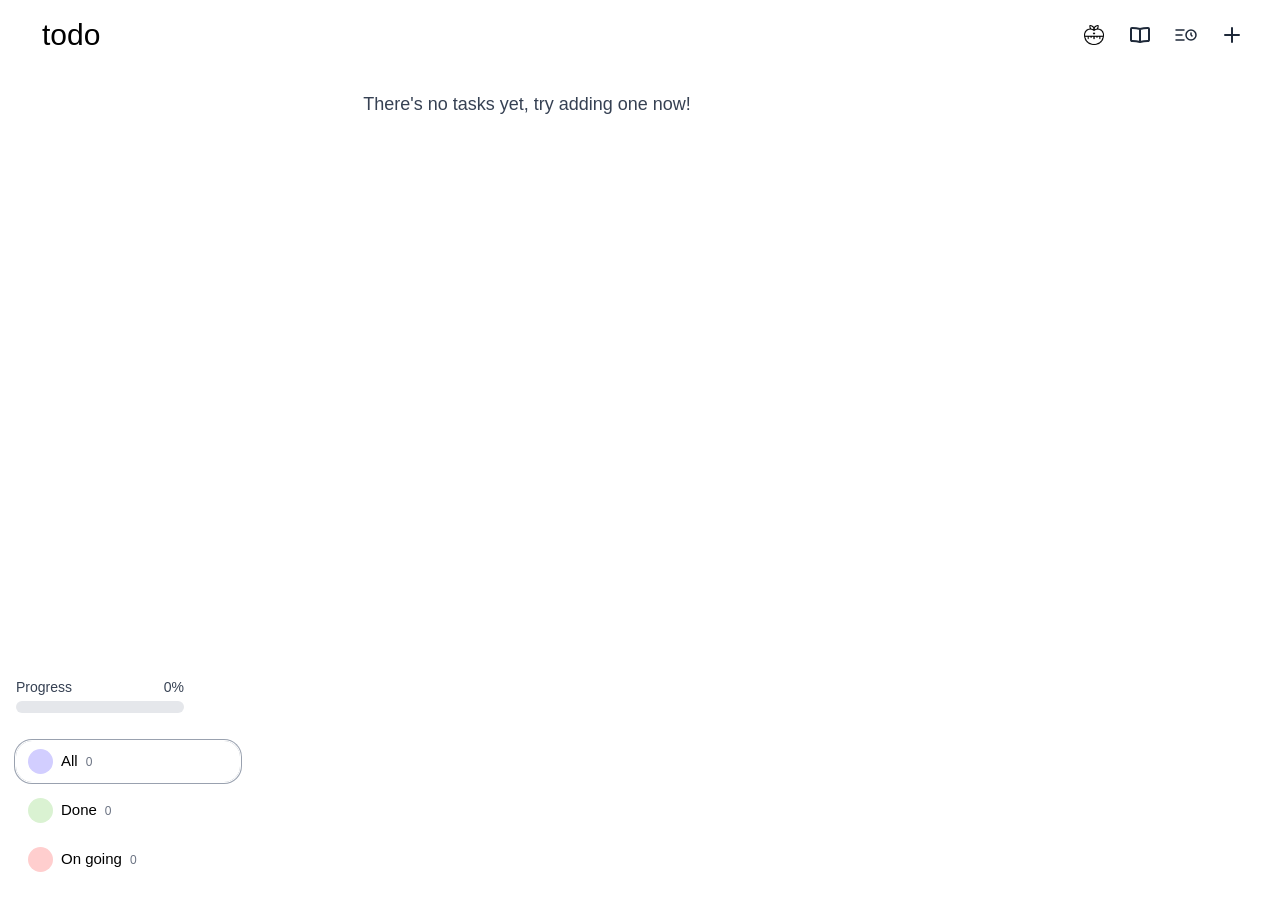
<file: index.html>
<!DOCTYPE html>
<html lang="en">
    <head>
        <meta charset="UTF-8" />
        <meta name="viewport" content="width=device-width, initial-scale=1.0" />
        <link href="./tailStyle.css" rel="stylesheet" />
        <title>todo</title>
        <link rel="icon" type="image/x-icon" href="/src/icons/todoIcon.ico">
    </head>
    <body class="bg-white m-0 flex flex-col md:grid md:grid-cols-[20vw_1fr] md:grid-rows-[50px_1fr] h-screen font-display">
        <!-- Header -->
        <header class="h-[70px] flex items-center justify-between p-7 md:col-span-2">
            <!--Title-->
            <h2 class="mr-auto text-3xl relative left-3.5 select-none" id="appName">todo</h2>
            <!--Icons-->
            <div class="flex gap-1.5">
                <button class="cursor-pointer ml-auto w-[40px] h-[40px] rounded-full border-0 text-3xl flex items-center justify-center align-middle hover:bg-amber-100" id="openPomodoro" aria-label="Add new task">
                <img src="./src/icons/pomodoroIcon.png" alt="pomoIcon" width="20px" height="20px">
                </button>
                <button class="cursor-pointer ml-auto w-[40px] h-[40px] rounded-full border-0 text-3xl flex items-center justify-center align-middle hover:bg-amber-100" id="toggleEisenView" aria-label="toggle Eisenhower">
                    <svg class="w-6 h-6 text-gray-800" aria-hidden="true" xmlns="http://www.w3.org/2000/svg" width="24" height="24" fill="none" viewBox="0 0 24 24">
                        <path stroke="currentColor" stroke-linecap="round" stroke-linejoin="round" stroke-width="2" d="M12 6.03v13m0-13c-2.819-.831-4.715-1.076-8.029-1.023A.99.99 0 0 0 3 6v11c0 .563.466 1.014 1.03 1.007 3.122-.043 5.018.212 7.97 1.023m0-13c2.819-.831 4.715-1.076 8.029-1.023A.99.99 0 0 1 21 6v11c0 .563-.466 1.014-1.03 1.007-3.122-.043-5.018.212-7.97 1.023"/>
                    </svg>
                </button>
                <button id='sort-btn' class="cursor-pointer ml-auto w-[40px] h-[40px] rounded-full border-0 text-3xl flex items-center justify-center align-middle hover:bg-amber-100"> 
                </button>
                <div id="sort-dropdown" class="hidden absolute top-[50px] right-0 mt-2 bg-white rounded shadow-md z-10 w-48">
                    <button class="cursor-pointer block w-full px-4 py-2 text-left hover:bg-gray-100 text-gray-700 text-sm border-b border-gray-200 sort-option" data-sort="date">Creation date</button>
                    <button class="cursor-pointer block w-full px-4 py-2 text-left hover:bg-gray-100 text-gray-700 text-sm border-b border-gray-200 sort-option" data-sort="title">Title</button>
                    <button class="cursor-pointer block w-full px-4 py-2 text-left hover:bg-gray-100 text-gray-700 text-sm border-b border-gray-200 sort-option" data-sort="deadline">Deadline</button>
                    <button class="cursor-pointer block w-full px-4 py-2 text-left hover:bg-gray-100 text-gray-700 text-sm border-b border-gray-200 sort-option" data-sort="priority">Priority</button>
                </div>
                <button class="cursor-pointer ml-auto w-[40px] h-[40px] rounded-full border-0 text-3xl flex items-center justify-center align-middle hover:bg-amber-100" id="addNew" aria-label="Add new task">
                    <svg class="w-6 h-6 text-gray-800 " aria-hidden="true" xmlns="http://www.w3.org/2000/svg" width="24" height="24" fill="none" viewBox="0 0 24 24">
                        <path stroke="currentColor" stroke-linecap="round" stroke-linejoin="round" stroke-width="2" d="M5 12h14m-7 7V5"/>
                    </svg>
                </button>
            </div>
        </header>
        <!-- Sidebar -->
        <aside class="w-full md:w-[20vw] flex flex-col md:justify-between pt-3 px-4 md:row-span-1 md:h-auto overflow-y-auto max-h-[calc(100vh-50px)] scrollbar-none">
            <!-- Filters: Tags -->
            <div class="flex gap-2 overflow-x-auto md:flex-col md:overflow-visible whitespace-nowrap scrollbar-none p-2 md:p-0" id="tag-filters">
            </div>
            <div>
                <!--Progress Bar-->
                <div class="w-[75%] mt-0 mb-2 justify-self-center">
                    <div class="flex justify-between mb-1">
                        <span class="text-sm font-medium text-gray-700">Progress</span>
                        <span id="progressText" class="text-sm font-medium text-gray-700">0%</span>
                    </div>
                    <div class="w-full bg-gray-200 rounded-full h-3">
                        <div id="progressBar" class="bg-[#DAF2D2] h-3 rounded-full transition-all duration-300" style="width: 0%"></div>
                    </div>
                </div>
                <!-- Filters: status -->
                <div class="p-2 md:p-0 mt-4 md:mt-0 md:mb-5 md:pt-5 flex gap-2 overflow-x-auto md:flex-col md:overflow-visible whitespace-nowrap scrollbar-none justify-center md:justify-start" id="status-filter">
                    <button class="cursor-pointer shrink-0 py-2 px-3 flex items-center gap-2 border-0 hover:bg-gray-200 rounded-2xl" data-status="all">
                        <div class="bg-[#D2CEFF] w-[25px] h-[25px] rounded-full shrink-0"></div>
                        <span class="text-[15px]">All</span>
                        <span class="text-[12px] text-gray-500" id="all-count">0</span>
                    </button>
                    <button class="cursor-pointer shrink-0 py-2 px-3 flex items-center gap-2 border-0 hover:bg-gray-200 rounded-2xl" data-status="done">
                        <div class="bg-[#DAF2D2] w-[25px] h-[25px] rounded-full shrink-0"></div>
                        <span class="text-[15px]">Done</span>
                        <span class="text-[12px] text-gray-500" id="done-count">0</span>
                    </button>
                    <button class="cursor-pointer shrink-0 py-2 px-3 flex items-center gap-2 border-0 hover:bg-gray-200 rounded-2xl" data-status="on going">
                        <div class="bg-[#FFCECE] w-[25px] h-[25px] rounded-full shrink-0"></div>
                        <span class="text-[15px]">On going</span>
                        <span class="text-[12px] text-gray-500" id="ongoing-count">0</span>
                    </button>
                </div>
            </div>
        </aside>
        <!-- Main -->
        <main class="flex-1 p-4 md:row-start-2 md:col-start-2 overflow-auto pt-5" id="container">
        </main>
        <!-- Add and Edit Modal -->
        <div id="addModal" class="hidden fixed z-10 left-0 top-0 w-full h-full overflow-auto bg-[rgba(0,0,0,0.4)] flex justify-center items-center">
            <div class="w-full h-full md:w-[60%] md:h-auto bg-white p-6 md:p-10 border-1 border-[#888] border-solid rounded-none md:rounded-xl overflow-y-auto">
                <form id="NewTaskForm">
                    <div class="pt-3 pb-8 flex justify-between">
                        <button type="button" id="cancelBtn" class="border-0 cursor-pointer text-[#69665C]">Cancel</button>
                        <input type="submit" value="Add" class="bg-[#69665C] text-white px-4 py-2 rounded-2xl w-[150px] cursor-pointer" />
                    </div>
                    <!--Basic Information-->
                    <div class="pt-2">
                        <label for="taskTitle">Task title</label><br />
                        <input type="text" name="title" id="taskTitle" placeholder="Enter" class="bg-[#f9f9f7] px-2 py-1.5 rounded-[12px] placeholder:pr-3 w-[95%]" required /><br /><br />
                        <label for="description">Description</label><br />
                        <textarea name="description" id="description" cols="40" rows="3" placeholder="Task description" class="bg-[#f9f9f7] px-2 py-1.5 rounded-[12px] placeholder:pr-3 w-[95%] resize-none"></textarea>
                    </div>
                    <!--Due date-->
                    <div class="flex flex-col md:flex-row md:items-center md:justify-between">
                        <div>
                            <!--Classification: Eisenhower, importance-->
                            <h3 class="mt-6 mb-0 font-medium">Classification</h3>
                            <div class="pt-1 ml-3 flex items-center gap-9">
                                <label for="isUrgent" class="mr-4"><input type="checkbox" name="isUrgent" id="isUrgent"> Urgent</label>
                                <label for="isImportant" class=""><input type="checkbox" name="isImportant" id="isImportant"> Important</label>
                            </div>
                        </div>
                        <div class="mr-5">
                            <!--Due date-->
                            <h3 class="mt-6 mb-0 font-medium">Due date</h3>
                            <input type="date" id="dueDate" name="dueDate" 
                                class="bg-[#f9f9f7] px-2 py-1.5 rounded-[12px] w-[95%]">
                        </div>
                    </div>
                    <h3 class="mt-6 mb-2 font-medium">Tags</h3>
                    <div id="modalTags" class="flex flex-wrap gap-3 mb-4">
                        <p>No tags for now</p>
                        <button type="button" id="showAddtag" class="cursor-pointer flex items-center justify-center gap-1 bg-[#69665C] text-white ml-3 px-3 py-2 rounded-full hover:bg-[#5e5b52] w-[25px] h-[25px]">
                            <span class="text-lg">
                                <svg class="w-6 h-6 text-gray-800 " aria-hidden="true" xmlns="http://www.w3.org/2000/svg" width="24" height="24" fill="none" viewBox="0 0 24 24">
                                    <path stroke="currentColor" stroke-linecap="round" stroke-linejoin="round" stroke-width="2" d="M5 12h14m-7 7V5"/>
                                </svg>
                            </span>
                        </button>
                    </div>
                    <div class="flex flex-wrap items-center  gap-3 mb-4 hidden" id="addNewtagForm">
                        <input type="text" id="newTagName" placeholder="Tag name" class="px-3 py-2 rounded-xl bg-gray-100" />
                        <input type="color" id="newTagColor" value="#DAF2D6" class="w-10 h-10 p-1 rounded-full border border-gray-300 cursor-pointer" />
                        <button type="button" id="addTagBtn" class="flex items-center justify-center gap-1 bg-[#69665C] text-white ml-3 px-3 py-2 rounded-xl hover:bg-[#5e5b52]">
                            <span class="text-xs">
                                <svg class="w-2 h-2 text-white" aria-hidden="true" xmlns="http://www.w3.org/2000/svg" width="24" height="24" fill="none" viewBox="0 0 24 24">
                                    <path stroke="currentColor" stroke-linecap="round" stroke-linejoin="round" stroke-width="2" d="M5 12h14m-7 7V5"/>
                                </svg>
                            </span>
                            Add Tag
                        </button>
                    </div>
                </form>
            </div>
        </div>
        <!--Keyboard shortcuts modal-->
        <div id="helpModal" class="hidden fixed z-10 left-0 top-0 w-full h-full overflow-auto bg-[rgba(0,0,0,0.4)] flex justify-center items-center">
            <div class="w-full h-full md:w-[700px] md:h-auto bg-white p-6 md:p-8 border-1 border-[#888] border-solid rounded-none md:rounded-xl overflow-y-auto">
                <div class="flex justify-between items-center mb-6">
                    <h2 class="text-2xl font-medium">Keyboard Shortcuts</h2>
                    <button id="closeHelpBtn" class="text-gray-500 hover:text-gray-800 text-xl font-bold cursor-pointer">
                    &times;
                    </button>
                </div>
                <div class="grid grid-cols-1 md:grid-cols-2 gap-x-8 gap-y-2">
                    <!-- Left Column -->
                    <div>
                        <!-- Task Management -->
                        <div class="mb-4">
                            <h3 class="text-lg font-medium text-gray-700 border-b border-gray-200 pb-1 mb-3">Task Management</h3>
                            <div class="grid grid-cols-[auto_1fr] gap-x-4 gap-y-3">
                                <div class="flex items-center gap-1">
                                    <kbd class="px-2 py-1.5 text-xs font-semibold text-gray-800 bg-gray-100 border border-gray-200 rounded-lg">Alt</kbd>
                                    <span>+</span>
                                    <kbd class="px-2 py-1.5 text-xs font-semibold text-gray-800 bg-gray-100 border border-gray-200 rounded-lg">N</kbd>
                                </div>
                                <div>Add new task</div>
                                <div class="flex items-center gap-1">
                                    <kbd class="px-2 py-1.5 text-xs font-semibold text-gray-800 bg-gray-100 border border-gray-200 rounded-lg">Ctrl</kbd>
                                    <span>+</span>
                                    <kbd class="px-2 py-1.5 text-xs font-semibold text-gray-800 bg-gray-100 border border-gray-200 rounded-lg">Enter</kbd>
                                </div>
                                <div>Save and add task</div>
                                <div class="flex items-center">
                                    <kbd class="px-2 py-1.5 text-xs font-semibold text-gray-800 bg-gray-100 border border-gray-200 rounded-lg">Esc</kbd>
                                </div>
                                <div>Close modal</div>
                            </div>
                        </div>
                        <!-- Tag Management -->
                        <div class="mb-4">
                            <h3 class="text-lg font-medium text-gray-700 border-b border-gray-200 pb-1 mb-3">Tag Management</h3>
                            <div class="grid grid-cols-[auto_1fr] gap-x-4 gap-y-3">
                                <div class="flex items-center">
                                    <kbd class="px-2 py-1.5 text-xs font-semibold text-gray-800 bg-gray-100 border border-gray-200 rounded-lg">T</kbd>
                                </div>
                                <div>Toggle add tag form</div>
                                <div class="flex items-center">
                                    <kbd class="px-2 py-1.5 text-xs font-semibold text-gray-800 bg-gray-100 border border-gray-200 rounded-lg">Enter</kbd>
                                </div>
                                <div>Add new tag</div>
                            </div>
                        </div>
                    </div>
                    <!-- Right Column -->
                    <div>
                        <!-- Filtering and Views -->
                        <div class="mb-4">
                            <h3 class="text-lg font-medium text-gray-700 border-b border-gray-200 pb-1 mb-3">Filtering and Views</h3>
                            <div class="grid grid-cols-[auto_1fr] gap-x-4 gap-y-3">
                                <div class="flex items-center">
                                    <kbd class="px-2 py-1.5 text-xs font-semibold text-gray-800 bg-gray-100 border border-gray-200 rounded-lg">1</kbd>
                                </div>
                                <div>Show all tasks</div>
                                <div class="flex items-center">
                                    <kbd class="px-2 py-1.5 text-xs font-semibold text-gray-800 bg-gray-100 border border-gray-200 rounded-lg">2</kbd>
                                </div>
                                <div>Show completed tasks</div>
                                <div class="flex items-center">
                                    <kbd class="px-2 py-1.5 text-xs font-semibold text-gray-800 bg-gray-100 border border-gray-200 rounded-lg">3</kbd>
                                </div>
                                <div>Show ongoing tasks</div>
                                <div class="flex items-center gap-1">
                                    <kbd class="px-2 py-1.5 text-xs font-semibold text-gray-800 bg-gray-100 border border-gray-200 rounded-lg">Alt</kbd>
                                    <span>+</span>
                                    <kbd class="px-2 py-1.5 text-xs font-semibold text-gray-800 bg-gray-100 border border-gray-200 rounded-lg">E</kbd>
                                </div>
                                <div>Toggle Eisenhower view</div>
                                <div class="flex items-center">
                                    <kbd class="px-2 py-1.5 text-xs font-semibold text-gray-800 bg-gray-100 border border-gray-200 rounded-lg">F1</kbd>
                                </div>
                                <div>Show this help dialog</div>
                            </div>
                        </div>
                    </div>
                </div>
                <div class="mt-6 pt-4 border-t border-gray-200 text-center">
                    <p class="text-sm text-gray-600">
                        Hit <kbd class="px-1.5 py-0.5 text-xs font-semibold text-gray-800 bg-gray-100 border border-gray-200 rounded">Esc</kbd> to close this dialog
                    </p>
                </div>
            </div>
        </div>
        <!--PomoModal-->
        <div id="pomoModal" class="hidden fixed z-10 left-0 top-0 w-full h-full overflow-auto bg-[rgba(0,0,0,0.4)] flex justify-center items-center">
            <div class="w-full h-full md:w-[60%] md:h-auto bg-white p-6 md:p-10 border-1 border-[#888] border-solid rounded-none md:rounded-xl overflow-y-auto">
                <!--Header-->
                <div class="flex justify-between items-center mb-6">
                    <div class="flex gap-2 justify-center items-center">
                        <span>
                        <img src="./src/icons/pomodoro.png" alt="pomoIcon" width="25px" height="25px">
                        </span>
                        <h2 class="text-xl font-medium text-gray-800" id="modalTitle">PomoTimer</h2>
                    </div>
                    <button id="closePomodoroBtn" class="text-gray-500 hover:text-gray-800 text-xl font-bold cursor-pointer">
                    &times;
                    </button>
                </div>
                <!--Selection phase-->
                <div id="taskSelectionPhase" class="fade-in">
                    <div class="mb-6">
                        <h3 class="text-lg font-medium text-gray-700 mb-4">Choose a task to focus on:</h3>
                        <div class="space-y-3 max-h-60 overflow-y-auto">
                        </div>
                    </div>
                    <!-- Settings preview in selection phase -->
                    <div class="bg-gray-50 rounded-lg p-4">
                        <h4 class="font-medium text-gray-700 mb-3">Timer Settings</h4>
                        <div class="grid grid-cols-3 gap-4 text-center">
                            <div>
                                <div class="text-2xl font-bold text-red-500" id="focusTime">25</div>
                                <div class="text-xs text-gray-600">Focus</div>
                            </div>
                            <div>
                                <div class="text-2xl font-bold text-green-500" id="short-break-time">5</div>
                                <div class="text-xs text-gray-600">Short Break</div>
                            </div>
                            <div>
                                <div class="text-2xl font-bold text-blue-500" id="long-break-time">15</div>
                                <div class="text-xs text-gray-600">Long Break</div>
                            </div>
                        </div>
                    </div>
                </div>
                <div id="timerPhase" class="hidden">
                    <!-- Rotation Prompt (Mobile Portrait Only) -->
                    <div class="rotation-prompt hidden flex-col items-center justify-center text-center py-12">
                        <div class="rotate-phone text-6xl mb-6">📱</div>
                        <h3 class="text-xl font-medium text-gray-800 mb-4">Rotate Your Device</h3>
                        <p class="text-gray-600 mb-6 px-4">
                            For the best timer experience, please rotate your phone to landscape orientation.
                        </p>
                        <div class="flex items-center text-sm text-gray-500">
                            <svg class="w-4 h-4 mr-2" fill="currentColor" viewBox="0 0 20 20">
                                <path fill-rule="evenodd" d="M18 10a8 8 0 11-16 0 8 8 0 0116 0zm-7-4a1 1 0 11-2 0 1 1 0 012 0zM9 9a1 1 0 000 2v3a1 1 0 001 1h1a1 1 0 100-2v-3a1 1 0 00-1-1H9z" clip-rule="evenodd"/>
                            </svg>
                            This helps you focus better during your session
                        </div>
                    </div>
                    <!-- Timer Content (Hidden in mobile portrait, visible in landscape/desktop) -->
                    <div class="timer-content">
                        <!-- Session Progress -->
                        <div class="bg-gray-50 rounded-lg p-4">
                            <div class="flex justify-between items-center mb-2">
                                <span class="text-sm font-medium text-gray-700">Session Progress</span>
                                <span class="text-sm text-gray-500 session-info-compact" id="completedSessions">0 completed today</span>
                            </div>
                            <div class="flex space-x-2">
                                <div class="session-dot w-3 h-3 bg-red-500 rounded-full"></div>
                                <div class="session-dot w-3 h-3 bg-gray-300 rounded-full"></div>
                                <div class="session-dot w-3 h-3 bg-gray-300 rounded-full"></div>
                                <div class="session-dot w-3 h-3 bg-gray-300 rounded-full"></div>
                            </div>
                        </div>
                        <!-- Mobile Landscape Layout -->
                        <div class="mobile-landscape-layout md:block">
                            <!-- Timer Display Section -->
                            <div class="timer-display-landscape flex flex-col items-center mb-0 md:mb-6">
                                <!-- Current phase indicator -->
                                <div class="mb-4 mt-2">
                                    <span id="currentPhase" class="px-4 py-2 bg-red-100 text-red-800 rounded-full text-sm font-medium session-info-compact">
                                    Focus Time
                                    </span>
                                </div>
                                <!-- Circular progress timer -->
                                <div class="relative mb-2">
                                    <svg class="progress-ring progress-ring-landscape w-48 h-48 md:w-48 md:h-48" viewBox="0 0 120 120">
                                        <!-- Background circle -->
                                        <circle
                                            cx="60"
                                            cy="60"
                                            r="54"
                                            stroke="#e5e7eb"
                                            stroke-width="4"
                                            fill="transparent"
                                            />
                                        <!-- Progress circle -->
                                        <circle
                                            id="progressCircle"
                                            class="progress-ring-circle"
                                            cx="60"
                                            cy="60"
                                            r="54"
                                            stroke="#ef4444"
                                            stroke-width="4"
                                            fill="transparent"
                                            stroke-dasharray="339.292"
                                            stroke-dashoffset="339.292"
                                            stroke-linecap="round"
                                            />
                                    </svg>
                                    <!-- Timer text overlay -->
                                    <div class="absolute inset-0 flex flex-col items-center justify-center">
                                        <div id="timerDisplay" class="text-4xl md:text-4xl font-bold text-gray-800 mb-1">25:00</div>
                                        <div id="sessionCount" class="text-sm text-gray-500 session-info-compact">Session 1 of 4</div>
                                    </div>
                                </div>
                            </div>
                            <!-- Controls and Progress Section -->
                            <div class="timer-controls-landscape">
                                <!-- Timer Controls -->
                                <div class="flex justify-center md:justify-center space-x-4 mb-6">
                                    <button id="startPauseBtn" class="bg-red-500 hover:bg-red-600 text-white font-medium transition-colors w-[50px] h-[50px] rounded-full flex justify-center items-center">
                                        <svg width="20px" height="20px" viewBox="0 0 24 24" fill="none" xmlns="http://www.w3.org/2000/svg">
                                            <path d="M21.4086 9.35258C23.5305 10.5065 23.5305 13.4935 21.4086 14.6474L8.59662 21.6145C6.53435 22.736 4 21.2763 4 18.9671L4 5.0329C4 2.72368 6.53435 1.26402 8.59661 2.38548L21.4086 9.35258Z" fill="#fff"/>
                                        </svg>
                                    </button>
                                    <button id="skipBtn" class="bg-gray-500 hover:bg-gray-700 text-white font-medium transition-colors w-[50px] h-[50px] rounded-full flex justify-center items-center">
                                        <svg width="20px" height="20px" viewBox="0 0 24 24" fill="none" xmlns="http://www.w3.org/2000/svg">
                                            <path d="M16.6598 14.6474C18.4467 13.4935 18.4467 10.5065 16.6598 9.35258L5.87083 2.38548C4.13419 1.26402 2 2.72368 2 5.0329V18.9671C2 21.2763 4.13419 22.736 5.87083 21.6145L16.6598 14.6474Z" fill="#fff"/>
                                            <path d="M22.75 5C22.75 4.58579 22.4142 4.25 22 4.25C21.5858 4.25 21.25 4.58579 21.25 5V19C21.25 19.4142 21.5858 19.75 22 19.75C22.4142 19.75 22.75 19.4142 22.75 19V5Z" fill="#fff"/>
                                        </svg>
                                    </button>
                                </div>
                                <!-- Selected task display -->
                                <div class="bg-gray-50 rounded-lg p-4 mb-6">
                                    <div class="flex items-center justify-between">
                                        <div>
                                            <h3 class="font-medium text-gray-800" id="selectedTaskTitle">Selected Task</h3>
                                            <p class="text-sm text-gray-600" id="selectedTaskDesc">Task description</p>
                                        </div>
                                        <button id="changeTaskBtn" class="text-sm text-blue-500 hover:text-blue-700 cursor-pointer p-3">
                                            <svg width="20px" height="20px" viewBox="0 0 24 24" fill="none" xmlns="http://www.w3.org/2000/svg">
                                                <path d="M6 19L3 16M3 16L6 13M3 16H11C12.6569 16 14 14.6569 14 13V12M10 12V11C10 9.34315 11.3431 8 13 8H21M21 8L18 11M21 8L18 5" stroke="#2b7fff" stroke-width="2" stroke-linecap="round" stroke-linejoin="round"/>
                                            </svg>
                                        </button>
                                    </div>
                                </div>
                            </div>
                        </div>
                    </div>
                </div>
            </div>
        </div>
        <!-- JS Logic -->
        <script src="./src/script.js"></script>
    </body>
</html>
</file>
<file: tailStyle.css>
/*! tailwindcss v4.1.5 | MIT License | https://tailwindcss.com */
@layer properties;
@layer theme, base, components, utilities;
@layer theme {
  :root, :host {
    --font-sans: ui-sans-serif, system-ui, sans-serif, "Apple Color Emoji",
      "Segoe UI Emoji", "Segoe UI Symbol", "Noto Color Emoji";
    --font-mono: ui-monospace, SFMono-Regular, Menlo, Monaco, Consolas, "Liberation Mono",
      "Courier New", monospace;
    --color-red-100: oklch(93.6% 0.032 17.717);
    --color-red-500: oklch(63.7% 0.237 25.331);
    --color-red-600: oklch(57.7% 0.245 27.325);
    --color-red-800: oklch(44.4% 0.177 26.899);
    --color-orange-100: oklch(95.4% 0.038 75.164);
    --color-orange-600: oklch(64.6% 0.222 41.116);
    --color-orange-800: oklch(47% 0.157 37.304);
    --color-amber-100: oklch(96.2% 0.059 95.617);
    --color-amber-500: oklch(76.9% 0.188 70.08);
    --color-yellow-500: oklch(79.5% 0.184 86.047);
    --color-yellow-600: oklch(68.1% 0.162 75.834);
    --color-green-100: oklch(96.2% 0.044 156.743);
    --color-green-500: oklch(72.3% 0.219 149.579);
    --color-green-800: oklch(44.8% 0.119 151.328);
    --color-blue-100: oklch(93.2% 0.032 255.585);
    --color-blue-500: oklch(62.3% 0.214 259.815);
    --color-blue-600: oklch(54.6% 0.245 262.881);
    --color-blue-700: oklch(48.8% 0.243 264.376);
    --color-blue-800: oklch(42.4% 0.199 265.638);
    --color-purple-100: oklch(94.6% 0.033 307.174);
    --color-purple-800: oklch(43.8% 0.218 303.724);
    --color-gray-50: oklch(98.5% 0.002 247.839);
    --color-gray-100: oklch(96.7% 0.003 264.542);
    --color-gray-200: oklch(92.8% 0.006 264.531);
    --color-gray-300: oklch(87.2% 0.01 258.338);
    --color-gray-400: oklch(70.7% 0.022 261.325);
    --color-gray-500: oklch(55.1% 0.027 264.364);
    --color-gray-600: oklch(44.6% 0.03 256.802);
    --color-gray-700: oklch(37.3% 0.034 259.733);
    --color-gray-800: oklch(27.8% 0.033 256.848);
    --color-gray-900: oklch(21% 0.034 264.665);
    --color-black: #000;
    --color-white: #fff;
    --spacing: 0.25rem;
    --text-xs: 0.75rem;
    --text-xs--line-height: calc(1 / 0.75);
    --text-sm: 0.875rem;
    --text-sm--line-height: calc(1.25 / 0.875);
    --text-lg: 1.125rem;
    --text-lg--line-height: calc(1.75 / 1.125);
    --text-xl: 1.25rem;
    --text-xl--line-height: calc(1.75 / 1.25);
    --text-2xl: 1.5rem;
    --text-2xl--line-height: calc(2 / 1.5);
    --text-3xl: 1.875rem;
    --text-3xl--line-height: calc(2.25 / 1.875);
    --text-4xl: 2.25rem;
    --text-4xl--line-height: calc(2.5 / 2.25);
    --text-6xl: 3.75rem;
    --text-6xl--line-height: 1;
    --font-weight-medium: 500;
    --font-weight-semibold: 600;
    --font-weight-bold: 700;
    --radius-lg: 0.5rem;
    --radius-xl: 0.75rem;
    --radius-2xl: 1rem;
    --ease-out: cubic-bezier(0, 0, 0.2, 1);
    --ease-in-out: cubic-bezier(0.4, 0, 0.2, 1);
    --default-transition-duration: 150ms;
    --default-transition-timing-function: cubic-bezier(0.4, 0, 0.2, 1);
    --default-font-family: var(--font-sans);
    --default-mono-font-family: var(--font-mono);
    --font-display: "Noto Sans", sans-serif;
  }
}
@layer base {
  *, ::after, ::before, ::backdrop, ::file-selector-button {
    box-sizing: border-box;
    margin: 0;
    padding: 0;
    border: 0 solid;
  }
  html, :host {
    line-height: 1.5;
    -webkit-text-size-adjust: 100%;
    tab-size: 4;
    font-family: var(--default-font-family, ui-sans-serif, system-ui, sans-serif, "Apple Color Emoji", "Segoe UI Emoji", "Segoe UI Symbol", "Noto Color Emoji");
    font-feature-settings: var(--default-font-feature-settings, normal);
    font-variation-settings: var(--default-font-variation-settings, normal);
    -webkit-tap-highlight-color: transparent;
  }
  hr {
    height: 0;
    color: inherit;
    border-top-width: 1px;
  }
  abbr:where([title]) {
    -webkit-text-decoration: underline dotted;
    text-decoration: underline dotted;
  }
  h1, h2, h3, h4, h5, h6 {
    font-size: inherit;
    font-weight: inherit;
  }
  a {
    color: inherit;
    -webkit-text-decoration: inherit;
    text-decoration: inherit;
  }
  b, strong {
    font-weight: bolder;
  }
  code, kbd, samp, pre {
    font-family: var(--default-mono-font-family, ui-monospace, SFMono-Regular, Menlo, Monaco, Consolas, "Liberation Mono", "Courier New", monospace);
    font-feature-settings: var(--default-mono-font-feature-settings, normal);
    font-variation-settings: var(--default-mono-font-variation-settings, normal);
    font-size: 1em;
  }
  small {
    font-size: 80%;
  }
  sub, sup {
    font-size: 75%;
    line-height: 0;
    position: relative;
    vertical-align: baseline;
  }
  sub {
    bottom: -0.25em;
  }
  sup {
    top: -0.5em;
  }
  table {
    text-indent: 0;
    border-color: inherit;
    border-collapse: collapse;
  }
  :-moz-focusring {
    outline: auto;
  }
  progress {
    vertical-align: baseline;
  }
  summary {
    display: list-item;
  }
  ol, ul, menu {
    list-style: none;
  }
  img, svg, video, canvas, audio, iframe, embed, object {
    display: block;
    vertical-align: middle;
  }
  img, video {
    max-width: 100%;
    height: auto;
  }
  button, input, select, optgroup, textarea, ::file-selector-button {
    font: inherit;
    font-feature-settings: inherit;
    font-variation-settings: inherit;
    letter-spacing: inherit;
    color: inherit;
    border-radius: 0;
    background-color: transparent;
    opacity: 1;
  }
  :where(select:is([multiple], [size])) optgroup {
    font-weight: bolder;
  }
  :where(select:is([multiple], [size])) optgroup option {
    padding-inline-start: 20px;
  }
  ::file-selector-button {
    margin-inline-end: 4px;
  }
  ::placeholder {
    opacity: 1;
  }
  @supports (not (-webkit-appearance: -apple-pay-button))  or (contain-intrinsic-size: 1px) {
    ::placeholder {
      color: currentcolor;
      @supports (color: color-mix(in lab, red, red)) {
        color: color-mix(in oklab, currentcolor 50%, transparent);
      }
    }
  }
  textarea {
    resize: vertical;
  }
  ::-webkit-search-decoration {
    -webkit-appearance: none;
  }
  ::-webkit-date-and-time-value {
    min-height: 1lh;
    text-align: inherit;
  }
  ::-webkit-datetime-edit {
    display: inline-flex;
  }
  ::-webkit-datetime-edit-fields-wrapper {
    padding: 0;
  }
  ::-webkit-datetime-edit, ::-webkit-datetime-edit-year-field, ::-webkit-datetime-edit-month-field, ::-webkit-datetime-edit-day-field, ::-webkit-datetime-edit-hour-field, ::-webkit-datetime-edit-minute-field, ::-webkit-datetime-edit-second-field, ::-webkit-datetime-edit-millisecond-field, ::-webkit-datetime-edit-meridiem-field {
    padding-block: 0;
  }
  :-moz-ui-invalid {
    box-shadow: none;
  }
  button, input:where([type="button"], [type="reset"], [type="submit"]), ::file-selector-button {
    appearance: button;
  }
  ::-webkit-inner-spin-button, ::-webkit-outer-spin-button {
    height: auto;
  }
  [hidden]:where(:not([hidden="until-found"])) {
    display: none !important;
  }
}
@layer utilities {
  .visible {
    visibility: visible;
  }
  .absolute {
    position: absolute;
  }
  .fixed {
    position: fixed;
  }
  .relative {
    position: relative;
  }
  .inset-0 {
    inset: calc(var(--spacing) * 0);
  }
  .-top-1 {
    top: calc(var(--spacing) * -1);
  }
  .top-0 {
    top: calc(var(--spacing) * 0);
  }
  .top-3 {
    top: calc(var(--spacing) * 3);
  }
  .top-\[50px\] {
    top: 50px;
  }
  .-right-1 {
    right: calc(var(--spacing) * -1);
  }
  .right-0 {
    right: calc(var(--spacing) * 0);
  }
  .right-4 {
    right: calc(var(--spacing) * 4);
  }
  .left-0 {
    left: calc(var(--spacing) * 0);
  }
  .left-3\.5 {
    left: calc(var(--spacing) * 3.5);
  }
  .z-10 {
    z-index: 10;
  }
  .z-50 {
    z-index: 50;
  }
  .container {
    width: 100%;
    @media (width >= 40rem) {
      max-width: 40rem;
    }
    @media (width >= 48rem) {
      max-width: 48rem;
    }
    @media (width >= 64rem) {
      max-width: 64rem;
    }
    @media (width >= 80rem) {
      max-width: 80rem;
    }
    @media (width >= 96rem) {
      max-width: 96rem;
    }
  }
  .m-0 {
    margin: calc(var(--spacing) * 0);
  }
  .mt-0 {
    margin-top: calc(var(--spacing) * 0);
  }
  .mt-1 {
    margin-top: calc(var(--spacing) * 1);
  }
  .mt-2 {
    margin-top: calc(var(--spacing) * 2);
  }
  .mt-4 {
    margin-top: calc(var(--spacing) * 4);
  }
  .mt-6 {
    margin-top: calc(var(--spacing) * 6);
  }
  .mr-1 {
    margin-right: calc(var(--spacing) * 1);
  }
  .mr-2 {
    margin-right: calc(var(--spacing) * 2);
  }
  .mr-3 {
    margin-right: calc(var(--spacing) * 3);
  }
  .mr-4 {
    margin-right: calc(var(--spacing) * 4);
  }
  .mr-5 {
    margin-right: calc(var(--spacing) * 5);
  }
  .mr-7 {
    margin-right: calc(var(--spacing) * 7);
  }
  .mr-auto {
    margin-right: auto;
  }
  .mb-0 {
    margin-bottom: calc(var(--spacing) * 0);
  }
  .mb-1 {
    margin-bottom: calc(var(--spacing) * 1);
  }
  .mb-2 {
    margin-bottom: calc(var(--spacing) * 2);
  }
  .mb-3 {
    margin-bottom: calc(var(--spacing) * 3);
  }
  .mb-4 {
    margin-bottom: calc(var(--spacing) * 4);
  }
  .mb-5 {
    margin-bottom: calc(var(--spacing) * 5);
  }
  .mb-6 {
    margin-bottom: calc(var(--spacing) * 6);
  }
  .mb-8 {
    margin-bottom: calc(var(--spacing) * 8);
  }
  .ml-2 {
    margin-left: calc(var(--spacing) * 2);
  }
  .ml-3 {
    margin-left: calc(var(--spacing) * 3);
  }
  .ml-auto {
    margin-left: auto;
  }
  .scrollbar-none {
    scrollbar-width: none;
    &::-webkit-scrollbar {
      display: none;
    }
  }
  .block {
    display: block;
  }
  .flex {
    display: flex;
  }
  .grid {
    display: grid;
  }
  .hidden {
    display: none;
  }
  .inline-block {
    display: inline-block;
  }
  .h-2 {
    height: calc(var(--spacing) * 2);
  }
  .h-3 {
    height: calc(var(--spacing) * 3);
  }
  .h-4 {
    height: calc(var(--spacing) * 4);
  }
  .h-5 {
    height: calc(var(--spacing) * 5);
  }
  .h-6 {
    height: calc(var(--spacing) * 6);
  }
  .h-10 {
    height: calc(var(--spacing) * 10);
  }
  .h-48 {
    height: calc(var(--spacing) * 48);
  }
  .h-\[7px\] {
    height: 7px;
  }
  .h-\[25px\] {
    height: 25px;
  }
  .h-\[40px\] {
    height: 40px;
  }
  .h-\[50px\] {
    height: 50px;
  }
  .h-\[70px\] {
    height: 70px;
  }
  .h-full {
    height: 100%;
  }
  .h-screen {
    height: 100vh;
  }
  .max-h-60 {
    max-height: calc(var(--spacing) * 60);
  }
  .max-h-\[calc\(100vh-50px\)\] {
    max-height: calc(100vh - 50px);
  }
  .w-2 {
    width: calc(var(--spacing) * 2);
  }
  .w-3 {
    width: calc(var(--spacing) * 3);
  }
  .w-4 {
    width: calc(var(--spacing) * 4);
  }
  .w-5 {
    width: calc(var(--spacing) * 5);
  }
  .w-6 {
    width: calc(var(--spacing) * 6);
  }
  .w-10 {
    width: calc(var(--spacing) * 10);
  }
  .w-16 {
    width: calc(var(--spacing) * 16);
  }
  .w-48 {
    width: calc(var(--spacing) * 48);
  }
  .w-\[7px\] {
    width: 7px;
  }
  .w-\[25px\] {
    width: 25px;
  }
  .w-\[40px\] {
    width: 40px;
  }
  .w-\[50px\] {
    width: 50px;
  }
  .w-\[75\%\] {
    width: 75%;
  }
  .w-\[95\%\] {
    width: 95%;
  }
  .w-\[150px\] {
    width: 150px;
  }
  .w-full {
    width: 100%;
  }
  .flex-1 {
    flex: 1;
  }
  .shrink-0 {
    flex-shrink: 0;
  }
  .translate-y-0 {
    --tw-translate-y: calc(var(--spacing) * 0);
    translate: var(--tw-translate-x) var(--tw-translate-y);
  }
  .translate-y-6 {
    --tw-translate-y: calc(var(--spacing) * 6);
    translate: var(--tw-translate-x) var(--tw-translate-y);
  }
  .transform {
    transform: var(--tw-rotate-x,) var(--tw-rotate-y,) var(--tw-rotate-z,) var(--tw-skew-x,) var(--tw-skew-y,);
  }
  .cursor-pointer {
    cursor: pointer;
  }
  .resize-none {
    resize: none;
  }
  .columns-1 {
    columns: 1;
  }
  .break-inside-avoid {
    break-inside: avoid;
  }
  .grid-flow-col {
    grid-auto-flow: column;
  }
  .grid-cols-1 {
    grid-template-columns: repeat(1, minmax(0, 1fr));
  }
  .grid-cols-3 {
    grid-template-columns: repeat(3, minmax(0, 1fr));
  }
  .grid-cols-\[auto_1fr\] {
    grid-template-columns: auto 1fr;
  }
  .flex-col {
    flex-direction: column;
  }
  .flex-wrap {
    flex-wrap: wrap;
  }
  .place-items-center {
    place-items: center;
  }
  .items-center {
    align-items: center;
  }
  .items-end {
    align-items: flex-end;
  }
  .justify-between {
    justify-content: space-between;
  }
  .justify-center {
    justify-content: center;
  }
  .justify-end {
    justify-content: flex-end;
  }
  .gap-0\.5 {
    gap: calc(var(--spacing) * 0.5);
  }
  .gap-1 {
    gap: calc(var(--spacing) * 1);
  }
  .gap-1\.5 {
    gap: calc(var(--spacing) * 1.5);
  }
  .gap-2 {
    gap: calc(var(--spacing) * 2);
  }
  .gap-3 {
    gap: calc(var(--spacing) * 3);
  }
  .gap-4 {
    gap: calc(var(--spacing) * 4);
  }
  .gap-9 {
    gap: calc(var(--spacing) * 9);
  }
  .space-y-3 {
    :where(& > :not(:last-child)) {
      --tw-space-y-reverse: 0;
      margin-block-start: calc(calc(var(--spacing) * 3) * var(--tw-space-y-reverse));
      margin-block-end: calc(calc(var(--spacing) * 3) * calc(1 - var(--tw-space-y-reverse)));
    }
  }
  .gap-x-4 {
    column-gap: calc(var(--spacing) * 4);
  }
  .gap-x-8 {
    column-gap: calc(var(--spacing) * 8);
  }
  .gap-x-\[1px\] {
    column-gap: 1px;
  }
  .space-x-2 {
    :where(& > :not(:last-child)) {
      --tw-space-x-reverse: 0;
      margin-inline-start: calc(calc(var(--spacing) * 2) * var(--tw-space-x-reverse));
      margin-inline-end: calc(calc(var(--spacing) * 2) * calc(1 - var(--tw-space-x-reverse)));
    }
  }
  .space-x-4 {
    :where(& > :not(:last-child)) {
      --tw-space-x-reverse: 0;
      margin-inline-start: calc(calc(var(--spacing) * 4) * var(--tw-space-x-reverse));
      margin-inline-end: calc(calc(var(--spacing) * 4) * calc(1 - var(--tw-space-x-reverse)));
    }
  }
  .gap-y-2 {
    row-gap: calc(var(--spacing) * 2);
  }
  .gap-y-3 {
    row-gap: calc(var(--spacing) * 3);
  }
  .justify-self-center {
    justify-self: center;
  }
  .overflow-auto {
    overflow: auto;
  }
  .overflow-x-auto {
    overflow-x: auto;
  }
  .overflow-y-auto {
    overflow-y: auto;
  }
  .rounded {
    border-radius: 0.25rem;
  }
  .rounded-2xl {
    border-radius: var(--radius-2xl);
  }
  .rounded-\[12px\] {
    border-radius: 12px;
  }
  .rounded-full {
    border-radius: calc(infinity * 1px);
  }
  .rounded-lg {
    border-radius: var(--radius-lg);
  }
  .rounded-none {
    border-radius: 0;
  }
  .rounded-xl {
    border-radius: var(--radius-xl);
  }
  .border {
    border-style: var(--tw-border-style);
    border-width: 1px;
  }
  .border-0 {
    border-style: var(--tw-border-style);
    border-width: 0px;
  }
  .border-1 {
    border-style: var(--tw-border-style);
    border-width: 1px;
  }
  .border-t {
    border-top-style: var(--tw-border-style);
    border-top-width: 1px;
  }
  .border-b {
    border-bottom-style: var(--tw-border-style);
    border-bottom-width: 1px;
  }
  .border-b-1 {
    border-bottom-style: var(--tw-border-style);
    border-bottom-width: 1px;
  }
  .border-b-2 {
    border-bottom-style: var(--tw-border-style);
    border-bottom-width: 2px;
  }
  .border-solid {
    --tw-border-style: solid;
    border-style: solid;
  }
  .border-\[\#888\] {
    border-color: #888;
  }
  .border-gray-200 {
    border-color: var(--color-gray-200);
  }
  .border-gray-300 {
    border-color: var(--color-gray-300);
  }
  .bg-\[\#69665C\] {
    background-color: #69665C;
  }
  .bg-\[\#D2CEFF\] {
    background-color: #D2CEFF;
  }
  .bg-\[\#DAF2D2\] {
    background-color: #DAF2D2;
  }
  .bg-\[\#FFCECE\] {
    background-color: #FFCECE;
  }
  .bg-\[\#FFF9DE\] {
    background-color: #FFF9DE;
  }
  .bg-\[\#f9f9f7\] {
    background-color: #f9f9f7;
  }
  .bg-\[rgba\(0\,0\,0\,0\.4\)\] {
    background-color: rgba(0,0,0,0.4);
  }
  .bg-black {
    background-color: var(--color-black);
  }
  .bg-blue-100 {
    background-color: var(--color-blue-100);
  }
  .bg-blue-500 {
    background-color: var(--color-blue-500);
  }
  .bg-blue-600 {
    background-color: var(--color-blue-600);
  }
  .bg-gray-50 {
    background-color: var(--color-gray-50);
  }
  .bg-gray-100 {
    background-color: var(--color-gray-100);
  }
  .bg-gray-200 {
    background-color: var(--color-gray-200);
  }
  .bg-gray-300 {
    background-color: var(--color-gray-300);
  }
  .bg-gray-500 {
    background-color: var(--color-gray-500);
  }
  .bg-green-100 {
    background-color: var(--color-green-100);
  }
  .bg-green-500 {
    background-color: var(--color-green-500);
  }
  .bg-orange-100 {
    background-color: var(--color-orange-100);
  }
  .bg-purple-100 {
    background-color: var(--color-purple-100);
  }
  .bg-red-100 {
    background-color: var(--color-red-100);
  }
  .bg-red-500 {
    background-color: var(--color-red-500);
  }
  .bg-transparent {
    background-color: transparent;
  }
  .bg-white {
    background-color: var(--color-white);
  }
  .bg-yellow-500 {
    background-color: var(--color-yellow-500);
  }
  .p-1 {
    padding: calc(var(--spacing) * 1);
  }
  .p-2 {
    padding: calc(var(--spacing) * 2);
  }
  .p-4 {
    padding: calc(var(--spacing) * 4);
  }
  .p-5 {
    padding: calc(var(--spacing) * 5);
  }
  .p-6 {
    padding: calc(var(--spacing) * 6);
  }
  .p-7 {
    padding: calc(var(--spacing) * 7);
  }
  .p-8 {
    padding: calc(var(--spacing) * 8);
  }
  .px-1\.5 {
    padding-inline: calc(var(--spacing) * 1.5);
  }
  .px-2 {
    padding-inline: calc(var(--spacing) * 2);
  }
  .px-3 {
    padding-inline: calc(var(--spacing) * 3);
  }
  .px-4 {
    padding-inline: calc(var(--spacing) * 4);
  }
  .px-6 {
    padding-inline: calc(var(--spacing) * 6);
  }
  .px-8 {
    padding-inline: calc(var(--spacing) * 8);
  }
  .py-0\.5 {
    padding-block: calc(var(--spacing) * 0.5);
  }
  .py-1 {
    padding-block: calc(var(--spacing) * 1);
  }
  .py-1\.5 {
    padding-block: calc(var(--spacing) * 1.5);
  }
  .py-2 {
    padding-block: calc(var(--spacing) * 2);
  }
  .py-3 {
    padding-block: calc(var(--spacing) * 3);
  }
  .py-8 {
    padding-block: calc(var(--spacing) * 8);
  }
  .py-12 {
    padding-block: calc(var(--spacing) * 12);
  }
  .pt-1 {
    padding-top: calc(var(--spacing) * 1);
  }
  .pt-2 {
    padding-top: calc(var(--spacing) * 2);
  }
  .pt-3 {
    padding-top: calc(var(--spacing) * 3);
  }
  .pt-4 {
    padding-top: calc(var(--spacing) * 4);
  }
  .pt-5 {
    padding-top: calc(var(--spacing) * 5);
  }
  .pb-1 {
    padding-bottom: calc(var(--spacing) * 1);
  }
  .pb-8 {
    padding-bottom: calc(var(--spacing) * 8);
  }
  .pl-2 {
    padding-left: calc(var(--spacing) * 2);
  }
  .text-center {
    text-align: center;
  }
  .text-left {
    text-align: left;
  }
  .align-middle {
    vertical-align: middle;
  }
  .font-display {
    font-family: var(--font-display);
  }
  .text-2xl {
    font-size: var(--text-2xl);
    line-height: var(--tw-leading, var(--text-2xl--line-height));
  }
  .text-3xl {
    font-size: var(--text-3xl);
    line-height: var(--tw-leading, var(--text-3xl--line-height));
  }
  .text-4xl {
    font-size: var(--text-4xl);
    line-height: var(--tw-leading, var(--text-4xl--line-height));
  }
  .text-6xl {
    font-size: var(--text-6xl);
    line-height: var(--tw-leading, var(--text-6xl--line-height));
  }
  .text-lg {
    font-size: var(--text-lg);
    line-height: var(--tw-leading, var(--text-lg--line-height));
  }
  .text-sm {
    font-size: var(--text-sm);
    line-height: var(--tw-leading, var(--text-sm--line-height));
  }
  .text-xl {
    font-size: var(--text-xl);
    line-height: var(--tw-leading, var(--text-xl--line-height));
  }
  .text-xs {
    font-size: var(--text-xs);
    line-height: var(--tw-leading, var(--text-xs--line-height));
  }
  .text-\[12px\] {
    font-size: 12px;
  }
  .text-\[15px\] {
    font-size: 15px;
  }
  .font-bold {
    --tw-font-weight: var(--font-weight-bold);
    font-weight: var(--font-weight-bold);
  }
  .font-medium {
    --tw-font-weight: var(--font-weight-medium);
    font-weight: var(--font-weight-medium);
  }
  .font-semibold {
    --tw-font-weight: var(--font-weight-semibold);
    font-weight: var(--font-weight-semibold);
  }
  .whitespace-nowrap {
    white-space: nowrap;
  }
  .text-\[\#8E8E93\] {
    color: #8E8E93;
  }
  .text-\[\#34C759\] {
    color: #34C759;
  }
  .text-\[\#69665C\] {
    color: #69665C;
  }
  .text-\[\#FF3B30\] {
    color: #FF3B30;
  }
  .text-\[\#FF9500\] {
    color: #FF9500;
  }
  .text-\[\#FFCC00\] {
    color: #FFCC00;
  }
  .text-blue-500 {
    color: var(--color-blue-500);
  }
  .text-blue-800 {
    color: var(--color-blue-800);
  }
  .text-gray-400 {
    color: var(--color-gray-400);
  }
  .text-gray-500 {
    color: var(--color-gray-500);
  }
  .text-gray-600 {
    color: var(--color-gray-600);
  }
  .text-gray-700 {
    color: var(--color-gray-700);
  }
  .text-gray-800 {
    color: var(--color-gray-800);
  }
  .text-green-500 {
    color: var(--color-green-500);
  }
  .text-green-800 {
    color: var(--color-green-800);
  }
  .text-orange-600 {
    color: var(--color-orange-600);
  }
  .text-orange-800 {
    color: var(--color-orange-800);
  }
  .text-purple-800 {
    color: var(--color-purple-800);
  }
  .text-red-500 {
    color: var(--color-red-500);
  }
  .text-red-600 {
    color: var(--color-red-600);
  }
  .text-red-800 {
    color: var(--color-red-800);
  }
  .text-white {
    color: var(--color-white);
  }
  .line-through {
    text-decoration-line: line-through;
  }
  .opacity-0 {
    opacity: 0%;
  }
  .opacity-50 {
    opacity: 50%;
  }
  .opacity-80 {
    opacity: 80%;
  }
  .opacity-100 {
    opacity: 100%;
  }
  .shadow-2xl {
    --tw-shadow: 0 25px 50px -12px var(--tw-shadow-color, rgb(0 0 0 / 0.25));
    box-shadow: var(--tw-inset-shadow), var(--tw-inset-ring-shadow), var(--tw-ring-offset-shadow), var(--tw-ring-shadow), var(--tw-shadow);
  }
  .shadow-md {
    --tw-shadow: 0 4px 6px -1px var(--tw-shadow-color, rgb(0 0 0 / 0.1)), 0 2px 4px -2px var(--tw-shadow-color, rgb(0 0 0 / 0.1));
    box-shadow: var(--tw-inset-shadow), var(--tw-inset-ring-shadow), var(--tw-ring-offset-shadow), var(--tw-ring-shadow), var(--tw-shadow);
  }
  .ring {
    --tw-ring-shadow: var(--tw-ring-inset,) 0 0 0 calc(1px + var(--tw-ring-offset-width)) var(--tw-ring-color, currentcolor);
    box-shadow: var(--tw-inset-shadow), var(--tw-inset-ring-shadow), var(--tw-ring-offset-shadow), var(--tw-ring-shadow), var(--tw-shadow);
  }
  .ring-1 {
    --tw-ring-shadow: var(--tw-ring-inset,) 0 0 0 calc(1px + var(--tw-ring-offset-width)) var(--tw-ring-color, currentcolor);
    box-shadow: var(--tw-inset-shadow), var(--tw-inset-ring-shadow), var(--tw-ring-offset-shadow), var(--tw-ring-shadow), var(--tw-shadow);
  }
  .ring-2 {
    --tw-ring-shadow: var(--tw-ring-inset,) 0 0 0 calc(2px + var(--tw-ring-offset-width)) var(--tw-ring-color, currentcolor);
    box-shadow: var(--tw-inset-shadow), var(--tw-inset-ring-shadow), var(--tw-ring-offset-shadow), var(--tw-ring-shadow), var(--tw-shadow);
  }
  .ring-gray-400 {
    --tw-ring-color: var(--color-gray-400);
  }
  .ring-offset-1 {
    --tw-ring-offset-width: 1px;
    --tw-ring-offset-shadow: var(--tw-ring-inset,) 0 0 0 var(--tw-ring-offset-width) var(--tw-ring-offset-color);
  }
  .ring-offset-2 {
    --tw-ring-offset-width: 2px;
    --tw-ring-offset-shadow: var(--tw-ring-inset,) 0 0 0 var(--tw-ring-offset-width) var(--tw-ring-offset-color);
  }
  .blur {
    --tw-blur: blur(8px);
    filter: var(--tw-blur,) var(--tw-brightness,) var(--tw-contrast,) var(--tw-grayscale,) var(--tw-hue-rotate,) var(--tw-invert,) var(--tw-saturate,) var(--tw-sepia,) var(--tw-drop-shadow,);
  }
  .transition {
    transition-property: color, background-color, border-color, outline-color, text-decoration-color, fill, stroke, --tw-gradient-from, --tw-gradient-via, --tw-gradient-to, opacity, box-shadow, transform, translate, scale, rotate, filter, -webkit-backdrop-filter, backdrop-filter, display, visibility, content-visibility, overlay, pointer-events;
    transition-timing-function: var(--tw-ease, var(--default-transition-timing-function));
    transition-duration: var(--tw-duration, var(--default-transition-duration));
  }
  .transition-all {
    transition-property: all;
    transition-timing-function: var(--tw-ease, var(--default-transition-timing-function));
    transition-duration: var(--tw-duration, var(--default-transition-duration));
  }
  .transition-colors {
    transition-property: color, background-color, border-color, outline-color, text-decoration-color, fill, stroke, --tw-gradient-from, --tw-gradient-via, --tw-gradient-to;
    transition-timing-function: var(--tw-ease, var(--default-transition-timing-function));
    transition-duration: var(--tw-duration, var(--default-transition-duration));
  }
  .duration-300 {
    --tw-duration: 300ms;
    transition-duration: 300ms;
  }
  .duration-500 {
    --tw-duration: 500ms;
    transition-duration: 500ms;
  }
  .ease-in-out {
    --tw-ease: var(--ease-in-out);
    transition-timing-function: var(--ease-in-out);
  }
  .ease-out {
    --tw-ease: var(--ease-out);
    transition-timing-function: var(--ease-out);
  }
  .outline-none {
    --tw-outline-style: none;
    outline-style: none;
  }
  .select-none {
    -webkit-user-select: none;
    user-select: none;
  }
  .group-hover\:block {
    &:is(:where(.group):hover *) {
      @media (hover: hover) {
        display: block;
      }
    }
  }
  .placeholder\:pr-3 {
    &::placeholder {
      padding-right: calc(var(--spacing) * 3);
    }
  }
  .hover\:border-gray-300 {
    &:hover {
      @media (hover: hover) {
        border-color: var(--color-gray-300);
      }
    }
  }
  .hover\:bg-\[\#5e5b52\] {
    &:hover {
      @media (hover: hover) {
        background-color: #5e5b52;
      }
    }
  }
  .hover\:bg-amber-100 {
    &:hover {
      @media (hover: hover) {
        background-color: var(--color-amber-100);
      }
    }
  }
  .hover\:bg-blue-600 {
    &:hover {
      @media (hover: hover) {
        background-color: var(--color-blue-600);
      }
    }
  }
  .hover\:bg-blue-700 {
    &:hover {
      @media (hover: hover) {
        background-color: var(--color-blue-700);
      }
    }
  }
  .hover\:bg-gray-50 {
    &:hover {
      @media (hover: hover) {
        background-color: var(--color-gray-50);
      }
    }
  }
  .hover\:bg-gray-100 {
    &:hover {
      @media (hover: hover) {
        background-color: var(--color-gray-100);
      }
    }
  }
  .hover\:bg-gray-200 {
    &:hover {
      @media (hover: hover) {
        background-color: var(--color-gray-200);
      }
    }
  }
  .hover\:bg-gray-400 {
    &:hover {
      @media (hover: hover) {
        background-color: var(--color-gray-400);
      }
    }
  }
  .hover\:bg-gray-600 {
    &:hover {
      @media (hover: hover) {
        background-color: var(--color-gray-600);
      }
    }
  }
  .hover\:bg-gray-700 {
    &:hover {
      @media (hover: hover) {
        background-color: var(--color-gray-700);
      }
    }
  }
  .hover\:bg-red-600 {
    &:hover {
      @media (hover: hover) {
        background-color: var(--color-red-600);
      }
    }
  }
  .hover\:bg-yellow-600 {
    &:hover {
      @media (hover: hover) {
        background-color: var(--color-yellow-600);
      }
    }
  }
  .hover\:text-blue-700 {
    &:hover {
      @media (hover: hover) {
        color: var(--color-blue-700);
      }
    }
  }
  .hover\:text-gray-800 {
    &:hover {
      @media (hover: hover) {
        color: var(--color-gray-800);
      }
    }
  }
  .hover\:text-gray-900 {
    &:hover {
      @media (hover: hover) {
        color: var(--color-gray-900);
      }
    }
  }
  .focus\:border-blue-500 {
    &:focus {
      border-color: var(--color-blue-500);
    }
  }
  .focus\:outline-none {
    &:focus {
      --tw-outline-style: none;
      outline-style: none;
    }
  }
  .md\:col-span-2 {
    @media (width >= 48rem) {
      grid-column: span 2 / span 2;
    }
  }
  .md\:col-start-2 {
    @media (width >= 48rem) {
      grid-column-start: 2;
    }
  }
  .md\:row-span-1 {
    @media (width >= 48rem) {
      grid-row: span 1 / span 1;
    }
  }
  .md\:row-start-2 {
    @media (width >= 48rem) {
      grid-row-start: 2;
    }
  }
  .md\:mt-0 {
    @media (width >= 48rem) {
      margin-top: calc(var(--spacing) * 0);
    }
  }
  .md\:mb-5 {
    @media (width >= 48rem) {
      margin-bottom: calc(var(--spacing) * 5);
    }
  }
  .md\:mb-6 {
    @media (width >= 48rem) {
      margin-bottom: calc(var(--spacing) * 6);
    }
  }
  .md\:mb-8 {
    @media (width >= 48rem) {
      margin-bottom: calc(var(--spacing) * 8);
    }
  }
  .md\:block {
    @media (width >= 48rem) {
      display: block;
    }
  }
  .md\:grid {
    @media (width >= 48rem) {
      display: grid;
    }
  }
  .md\:h-48 {
    @media (width >= 48rem) {
      height: calc(var(--spacing) * 48);
    }
  }
  .md\:h-auto {
    @media (width >= 48rem) {
      height: auto;
    }
  }
  .md\:w-48 {
    @media (width >= 48rem) {
      width: calc(var(--spacing) * 48);
    }
  }
  .md\:w-\[20vw\] {
    @media (width >= 48rem) {
      width: 20vw;
    }
  }
  .md\:w-\[60\%\] {
    @media (width >= 48rem) {
      width: 60%;
    }
  }
  .md\:w-\[500px\] {
    @media (width >= 48rem) {
      width: 500px;
    }
  }
  .md\:w-\[700px\] {
    @media (width >= 48rem) {
      width: 700px;
    }
  }
  .md\:columns-2 {
    @media (width >= 48rem) {
      columns: 2;
    }
  }
  .md\:grid-cols-2 {
    @media (width >= 48rem) {
      grid-template-columns: repeat(2, minmax(0, 1fr));
    }
  }
  .md\:grid-cols-\[20vw_1fr\] {
    @media (width >= 48rem) {
      grid-template-columns: 20vw 1fr;
    }
  }
  .md\:grid-rows-\[50px_1fr\] {
    @media (width >= 48rem) {
      grid-template-rows: 50px 1fr;
    }
  }
  .md\:flex-col {
    @media (width >= 48rem) {
      flex-direction: column;
    }
  }
  .md\:flex-row {
    @media (width >= 48rem) {
      flex-direction: row;
    }
  }
  .md\:items-center {
    @media (width >= 48rem) {
      align-items: center;
    }
  }
  .md\:justify-between {
    @media (width >= 48rem) {
      justify-content: space-between;
    }
  }
  .md\:justify-center {
    @media (width >= 48rem) {
      justify-content: center;
    }
  }
  .md\:justify-start {
    @media (width >= 48rem) {
      justify-content: flex-start;
    }
  }
  .md\:overflow-visible {
    @media (width >= 48rem) {
      overflow: visible;
    }
  }
  .md\:rounded-xl {
    @media (width >= 48rem) {
      border-radius: var(--radius-xl);
    }
  }
  .md\:p-0 {
    @media (width >= 48rem) {
      padding: calc(var(--spacing) * 0);
    }
  }
  .md\:p-8 {
    @media (width >= 48rem) {
      padding: calc(var(--spacing) * 8);
    }
  }
  .md\:p-10 {
    @media (width >= 48rem) {
      padding: calc(var(--spacing) * 10);
    }
  }
  .md\:pt-5 {
    @media (width >= 48rem) {
      padding-top: calc(var(--spacing) * 5);
    }
  }
  .md\:text-4xl {
    @media (width >= 48rem) {
      font-size: var(--text-4xl);
      line-height: var(--tw-leading, var(--text-4xl--line-height));
    }
  }
}
@import url('https://fonts.googleapis.com/css2?family=Noto+Sans:ital,wght@0,100..900;1,100..900&display=swap');
.fade-in {
  animation: fadeIn 0.3s ease-in;
}
.slide-in {
  animation: slideIn 0.3s ease-out;
}
.bounce {
  animation: bounce 0.5s ease;
}
.shake {
  animation: shake 0.5s ease;
}
.pulse {
  animation: pulse 0.5s ease;
}
.scale-in {
  animation: scaleIn 0.3s ease;
}
.rotate-in {
  animation: rotateIn 0.3s ease;
}
@keyframes fadeIn {
  from {
    opacity: 0;
  }
  to {
    opacity: 1;
  }
}
@keyframes slideIn {
  from {
    transform: translateY(20px);
    opacity: 0;
  }
  to {
    transform: translateY(0);
    opacity: 1;
  }
}
@keyframes bounce {
  0%, 20%, 50%, 80%, 100% {
    transform: translateY(0);
  }
  40% {
    transform: translateY(-10px);
  }
  60% {
    transform: translateY(-5px);
  }
}
@keyframes shake {
  0% {
    transform: translateX(0);
  }
  20% {
    transform: translateX(-5px);
  }
  40% {
    transform: translateX(5px);
  }
  60% {
    transform: translateX(-5px);
  }
  80% {
    transform: translateX(5px);
  }
  100% {
    transform: translateX(0);
  }
}
@keyframes pulse {
  0% {
    transform: scale(1);
  }
  50% {
    transform: scale(1.05);
  }
  100% {
    transform: scale(1);
  }
}
@keyframes scaleIn {
  from {
    transform: scale(0.8);
    opacity: 0;
  }
  to {
    transform: scale(1);
    opacity: 1;
  }
}
@keyframes rotateIn {
  from {
    transform: rotate(-10deg) scale(0.8);
    opacity: 0;
  }
  to {
    transform: rotate(0) scale(1);
    opacity: 1;
  }
}
.modal-content {
  transform-origin: top;
  animation: modalOpen 0.3s ease-out;
}
@keyframes modalOpen {
  from {
    transform: scale(0.95) translateY(-10px);
    opacity: 0;
  }
  to {
    transform: scale(1) translateY(0);
    opacity: 1;
  }
}
.task-card {
  transition: all 0.3s ease;
}
.task-card:hover {
  transform: translateY(-3px);
  box-shadow: 0 10px 15px -3px rgba(0, 0, 0, 0.1), 0 4px 6px -2px rgba(0, 0, 0, 0.05);
}
.tag-btn {
  transition: all 0.2s ease;
}
.tag-btn:hover {
  transform: scale(1.05);
}
.done-task {
  transition: opacity 0.5s ease, transform 0.5s ease;
}
.progress-bar {
  transition: width 0.5s ease-out;
}
input[type="checkbox"] {
  transition: transform 0.2s ease;
}
input[type="checkbox"]:checked {
  transform: scale(1.2);
}
@keyframes fadeIn {
  from {
    opacity: 0;
  }
  to {
    opacity: 1;
  }
}
@keyframes fadeOut {
  from {
    opacity: 1;
  }
  to {
    opacity: 0;
  }
}
@keyframes slideInUp {
  from {
    opacity: 0;
    transform: translateY(20px) scale(0.95);
  }
  to {
    opacity: 1;
    transform: translateY(0) scale(1);
  }
}
@keyframes slideOutUp {
  from {
    opacity: 1;
    transform: translateY(0) scale(1);
  }
  to {
    opacity: 0;
    transform: translateY(-20px) scale(0.95);
  }
}
@keyframes taskComplete {
  0% {
    transform: scale(1);
  }
  25% {
    transform: scale(1.02);
  }
  50% {
    transform: scale(0.98);
  }
  100% {
    transform: scale(1);
    background-color: #f0f9ff;
  }
}
@keyframes taskUncomplete {
  from {
    background-color: #f0f9ff;
    transform: scale(0.98);
  }
  to {
    background-color: #FFF9DE;
    transform: scale(1);
  }
}
@keyframes successFlash {
  0% {
    opacity: 0;
  }
  50% {
    opacity: 0.3;
  }
  100% {
    opacity: 0;
  }
}
@keyframes pulse {
  0% {
    transform: scale(1);
  }
  50% {
    transform: scale(1.05);
  }
  100% {
    transform: scale(1);
  }
}
.task-card {
  transition: all 0.3s cubic-bezier(0.4, 0, 0.2, 1);
}
.task-card:hover {
  transform: translateY(-2px);
  box-shadow: 0 8px 25px rgba(0, 0, 0, 0.1);
}
.task-card input:focus, .task-card textarea:focus {
  transform: scale(1.02);
  box-shadow: 0 0 0 3px rgba(59, 130, 246, 0.1);
}
.task-card button, .task-card input, .task-card label {
  transition: all 0.2s ease-out;
}
.task-card.loading {
  opacity: 0.7;
  pointer-events: none;
}
.done-task {
  transition: all 0.3s ease-out;
}
.done-task h2, .done-task p {
  color: #9ca3af;
  text-decoration: line-through;
  opacity: 0.6;
}
.counter-update {
  animation: pulse 0.3s ease-out;
}
.options-menu {
  transform-origin: top right;
  backdrop-filter: blur(4px);
  background-color: rgba(255, 255, 255, 0.95);
  border: 1px solid rgba(0, 0, 0, 0.05);
}
.task-card footer .flex span {
  transition: transform 0.2s ease-out;
}
.task-card footer .flex span:hover {
  transform: scale(1.2);
}
@media (prefers-reduced-motion: reduce) {
  *, *::before, *::after {
    animation-duration: 0.01ms !important;
    animation-iteration-count: 1 !important;
    transition-duration: 0.01ms !important;
  }
}
@layer base {
  * {
    scrollbar-color: initial;
    scrollbar-width: initial;
  }
}
@property --tw-translate-x {
  syntax: "*";
  inherits: false;
  initial-value: 0;
}
@property --tw-translate-y {
  syntax: "*";
  inherits: false;
  initial-value: 0;
}
@property --tw-translate-z {
  syntax: "*";
  inherits: false;
  initial-value: 0;
}
@property --tw-rotate-x {
  syntax: "*";
  inherits: false;
}
@property --tw-rotate-y {
  syntax: "*";
  inherits: false;
}
@property --tw-rotate-z {
  syntax: "*";
  inherits: false;
}
@property --tw-skew-x {
  syntax: "*";
  inherits: false;
}
@property --tw-skew-y {
  syntax: "*";
  inherits: false;
}
@property --tw-space-y-reverse {
  syntax: "*";
  inherits: false;
  initial-value: 0;
}
@property --tw-space-x-reverse {
  syntax: "*";
  inherits: false;
  initial-value: 0;
}
@property --tw-border-style {
  syntax: "*";
  inherits: false;
  initial-value: solid;
}
@property --tw-font-weight {
  syntax: "*";
  inherits: false;
}
@property --tw-shadow {
  syntax: "*";
  inherits: false;
  initial-value: 0 0 #0000;
}
@property --tw-shadow-color {
  syntax: "*";
  inherits: false;
}
@property --tw-shadow-alpha {
  syntax: "<percentage>";
  inherits: false;
  initial-value: 100%;
}
@property --tw-inset-shadow {
  syntax: "*";
  inherits: false;
  initial-value: 0 0 #0000;
}
@property --tw-inset-shadow-color {
  syntax: "*";
  inherits: false;
}
@property --tw-inset-shadow-alpha {
  syntax: "<percentage>";
  inherits: false;
  initial-value: 100%;
}
@property --tw-ring-color {
  syntax: "*";
  inherits: false;
}
@property --tw-ring-shadow {
  syntax: "*";
  inherits: false;
  initial-value: 0 0 #0000;
}
@property --tw-inset-ring-color {
  syntax: "*";
  inherits: false;
}
@property --tw-inset-ring-shadow {
  syntax: "*";
  inherits: false;
  initial-value: 0 0 #0000;
}
@property --tw-ring-inset {
  syntax: "*";
  inherits: false;
}
@property --tw-ring-offset-width {
  syntax: "<length>";
  inherits: false;
  initial-value: 0px;
}
@property --tw-ring-offset-color {
  syntax: "*";
  inherits: false;
  initial-value: #fff;
}
@property --tw-ring-offset-shadow {
  syntax: "*";
  inherits: false;
  initial-value: 0 0 #0000;
}
@property --tw-blur {
  syntax: "*";
  inherits: false;
}
@property --tw-brightness {
  syntax: "*";
  inherits: false;
}
@property --tw-contrast {
  syntax: "*";
  inherits: false;
}
@property --tw-grayscale {
  syntax: "*";
  inherits: false;
}
@property --tw-hue-rotate {
  syntax: "*";
  inherits: false;
}
@property --tw-invert {
  syntax: "*";
  inherits: false;
}
@property --tw-opacity {
  syntax: "*";
  inherits: false;
}
@property --tw-saturate {
  syntax: "*";
  inherits: false;
}
@property --tw-sepia {
  syntax: "*";
  inherits: false;
}
@property --tw-drop-shadow {
  syntax: "*";
  inherits: false;
}
@property --tw-drop-shadow-color {
  syntax: "*";
  inherits: false;
}
@property --tw-drop-shadow-alpha {
  syntax: "<percentage>";
  inherits: false;
  initial-value: 100%;
}
@property --tw-drop-shadow-size {
  syntax: "*";
  inherits: false;
}
@property --tw-duration {
  syntax: "*";
  inherits: false;
}
@property --tw-ease {
  syntax: "*";
  inherits: false;
}
@keyframes pulse {
  50% {
    opacity: 0.5;
  }
}
@keyframes bounce {
  0%, 100% {
    transform: translateY(-25%);
    animation-timing-function: cubic-bezier(0.8, 0, 1, 1);
  }
  50% {
    transform: none;
    animation-timing-function: cubic-bezier(0, 0, 0.2, 1);
  }
}
@layer properties {
  @supports ((-webkit-hyphens: none) and (not (margin-trim: inline))) or ((-moz-orient: inline) and (not (color:rgb(from red r g b)))) {
    *, ::before, ::after, ::backdrop {
      --tw-translate-x: 0;
      --tw-translate-y: 0;
      --tw-translate-z: 0;
      --tw-rotate-x: initial;
      --tw-rotate-y: initial;
      --tw-rotate-z: initial;
      --tw-skew-x: initial;
      --tw-skew-y: initial;
      --tw-space-y-reverse: 0;
      --tw-space-x-reverse: 0;
      --tw-border-style: solid;
      --tw-font-weight: initial;
      --tw-shadow: 0 0 #0000;
      --tw-shadow-color: initial;
      --tw-shadow-alpha: 100%;
      --tw-inset-shadow: 0 0 #0000;
      --tw-inset-shadow-color: initial;
      --tw-inset-shadow-alpha: 100%;
      --tw-ring-color: initial;
      --tw-ring-shadow: 0 0 #0000;
      --tw-inset-ring-color: initial;
      --tw-inset-ring-shadow: 0 0 #0000;
      --tw-ring-inset: initial;
      --tw-ring-offset-width: 0px;
      --tw-ring-offset-color: #fff;
      --tw-ring-offset-shadow: 0 0 #0000;
      --tw-blur: initial;
      --tw-brightness: initial;
      --tw-contrast: initial;
      --tw-grayscale: initial;
      --tw-hue-rotate: initial;
      --tw-invert: initial;
      --tw-opacity: initial;
      --tw-saturate: initial;
      --tw-sepia: initial;
      --tw-drop-shadow: initial;
      --tw-drop-shadow-color: initial;
      --tw-drop-shadow-alpha: 100%;
      --tw-drop-shadow-size: initial;
      --tw-duration: initial;
      --tw-ease: initial;
    }
  }
}
</file>
